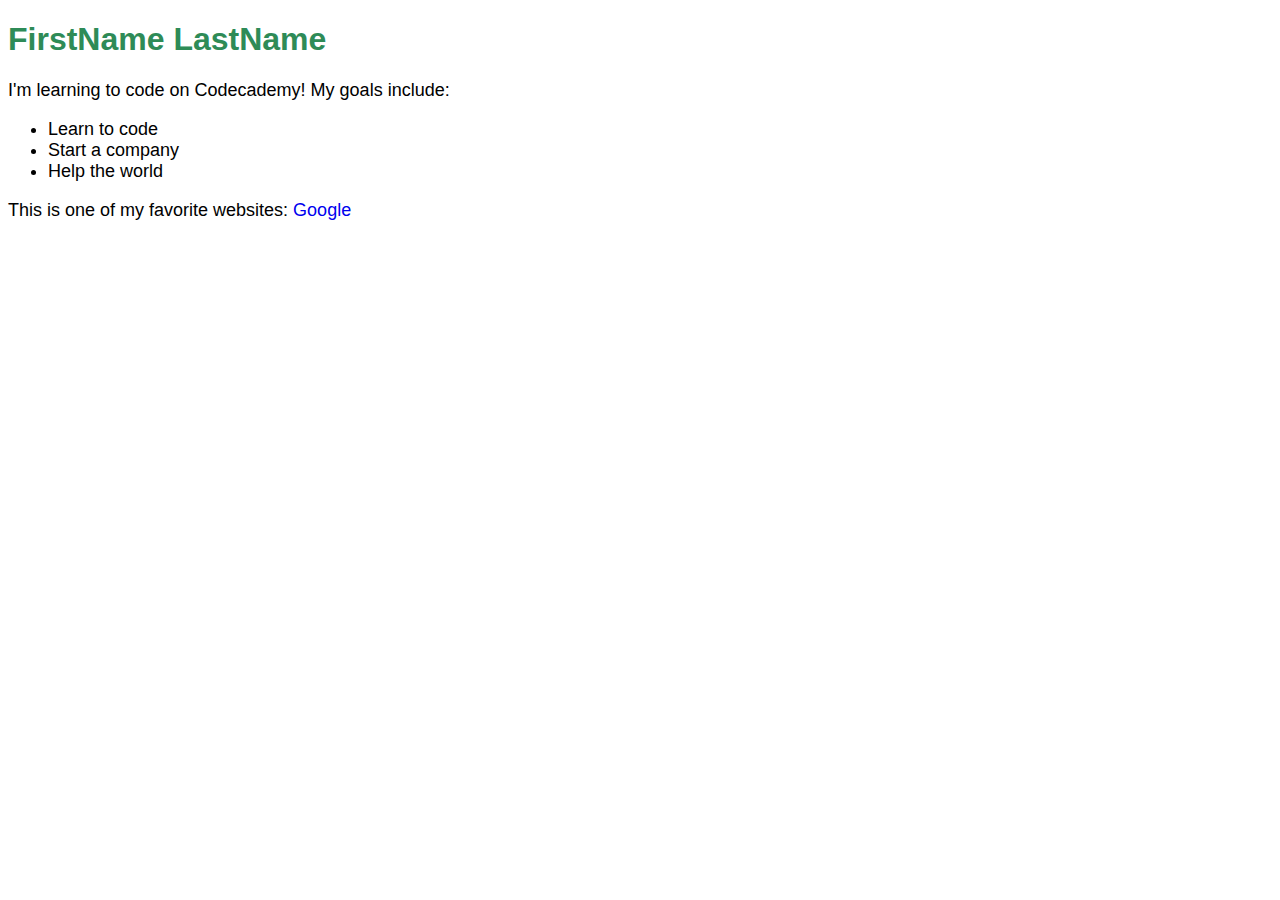
<file: DevProject/index.html>
<!DOCTYPE html>
<html lang="en" dir="ltr">
  <head>
    <meta charset="utf-8">
    <link href="./resources/css/index.css" rel="stylesheet">
    <title>Codecademy Page Structure</title>
  </head>
  <body>
      <h1>FirstName LastName</h1>

      <p>I'm learning to code on Codecademy! My goals include:</p>

      <ul>
        <li>Learn to code</li>
        <li>Start a company</li>
        <li>Help the world</li>
    </ul>

    <p>This is one of my favorite websites: <a href="https://www.google.com/" target="_blank">Google</a></p>
  </body>
</html>
</file>
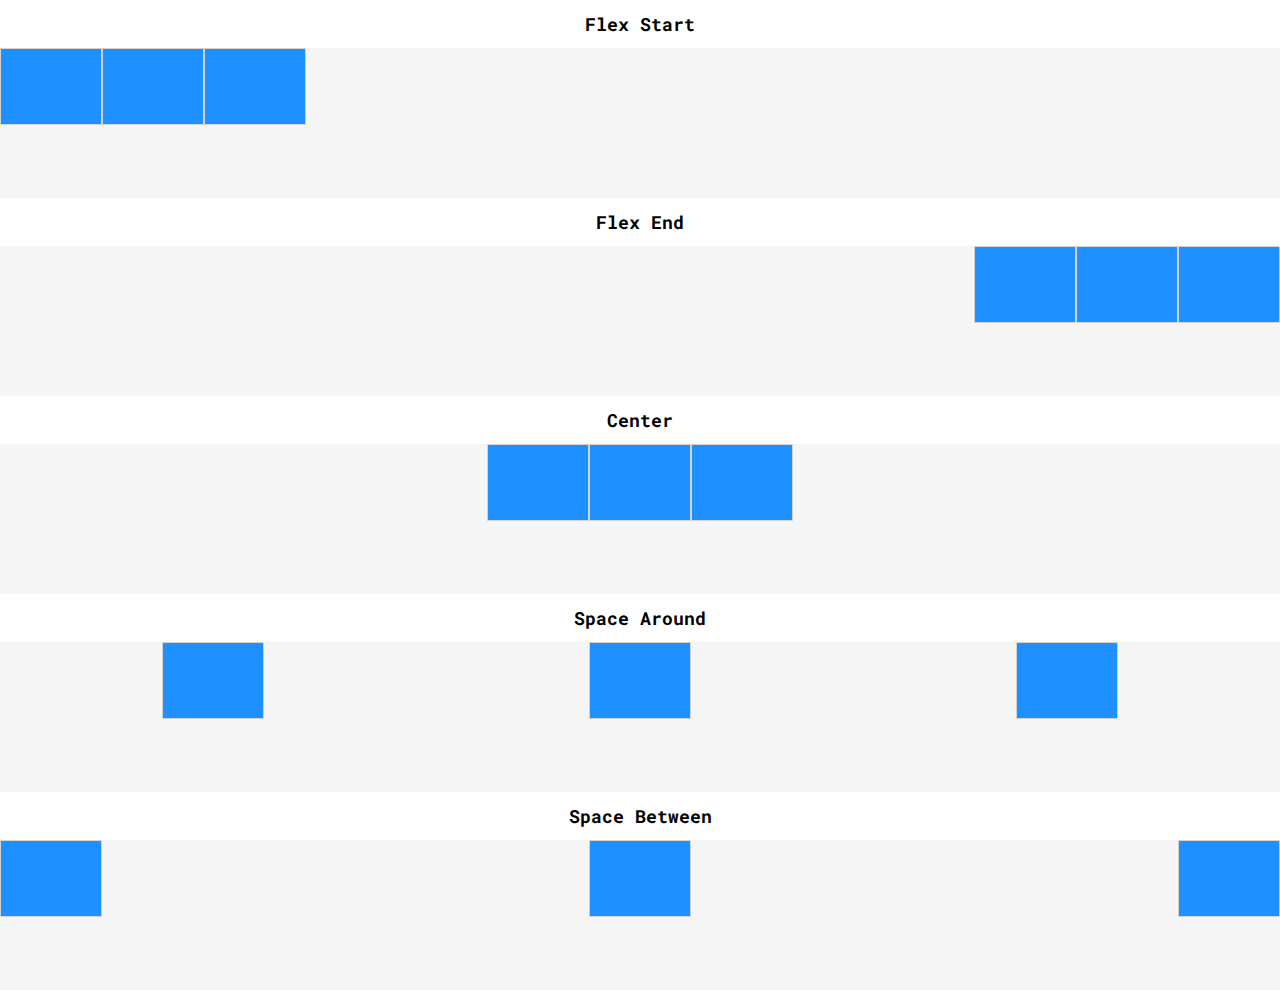
<file: Flexbox/index.html>
<!DOCTYPE html>
<html>

<head>
  <title>Flex Justify</title>
  <link href='style.css' rel='stylesheet' />
  <link href='https://fonts.googleapis.com/css?family=Roboto+Mono' rel='stylesheet'>
</head>

<body>
  <h1>Flex Start</h1>
  <div class='container' id='flexstart'>
    <div class='box'></div>
    <div class='box'></div>
    <div class='box'></div>
  </div>
  <h1>Flex End</h1>
  <div class='container' id='flexend'>
    <div class='box'></div>
    <div class='box'></div>
    <div class='box'></div>
  </div>
  <h1>Center</h1>
  <div class='container' id='center'>
    <div class='box'></div>
    <div class='box'></div>
    <div class='box'></div>
  </div>
  <h1>Space Around</h1>
  <div class='container' id='spacearound'>
    <div class='box'></div>
    <div class='box'></div>
    <div class='box'></div>
  </div>
  <h1>Space Between</h1>
  <div class='container' id='spacebetween'>
    <div class='box'></div>
    <div class='box'></div>
    <div class='box'></div>
  </div>
</body>

</html>
</file>
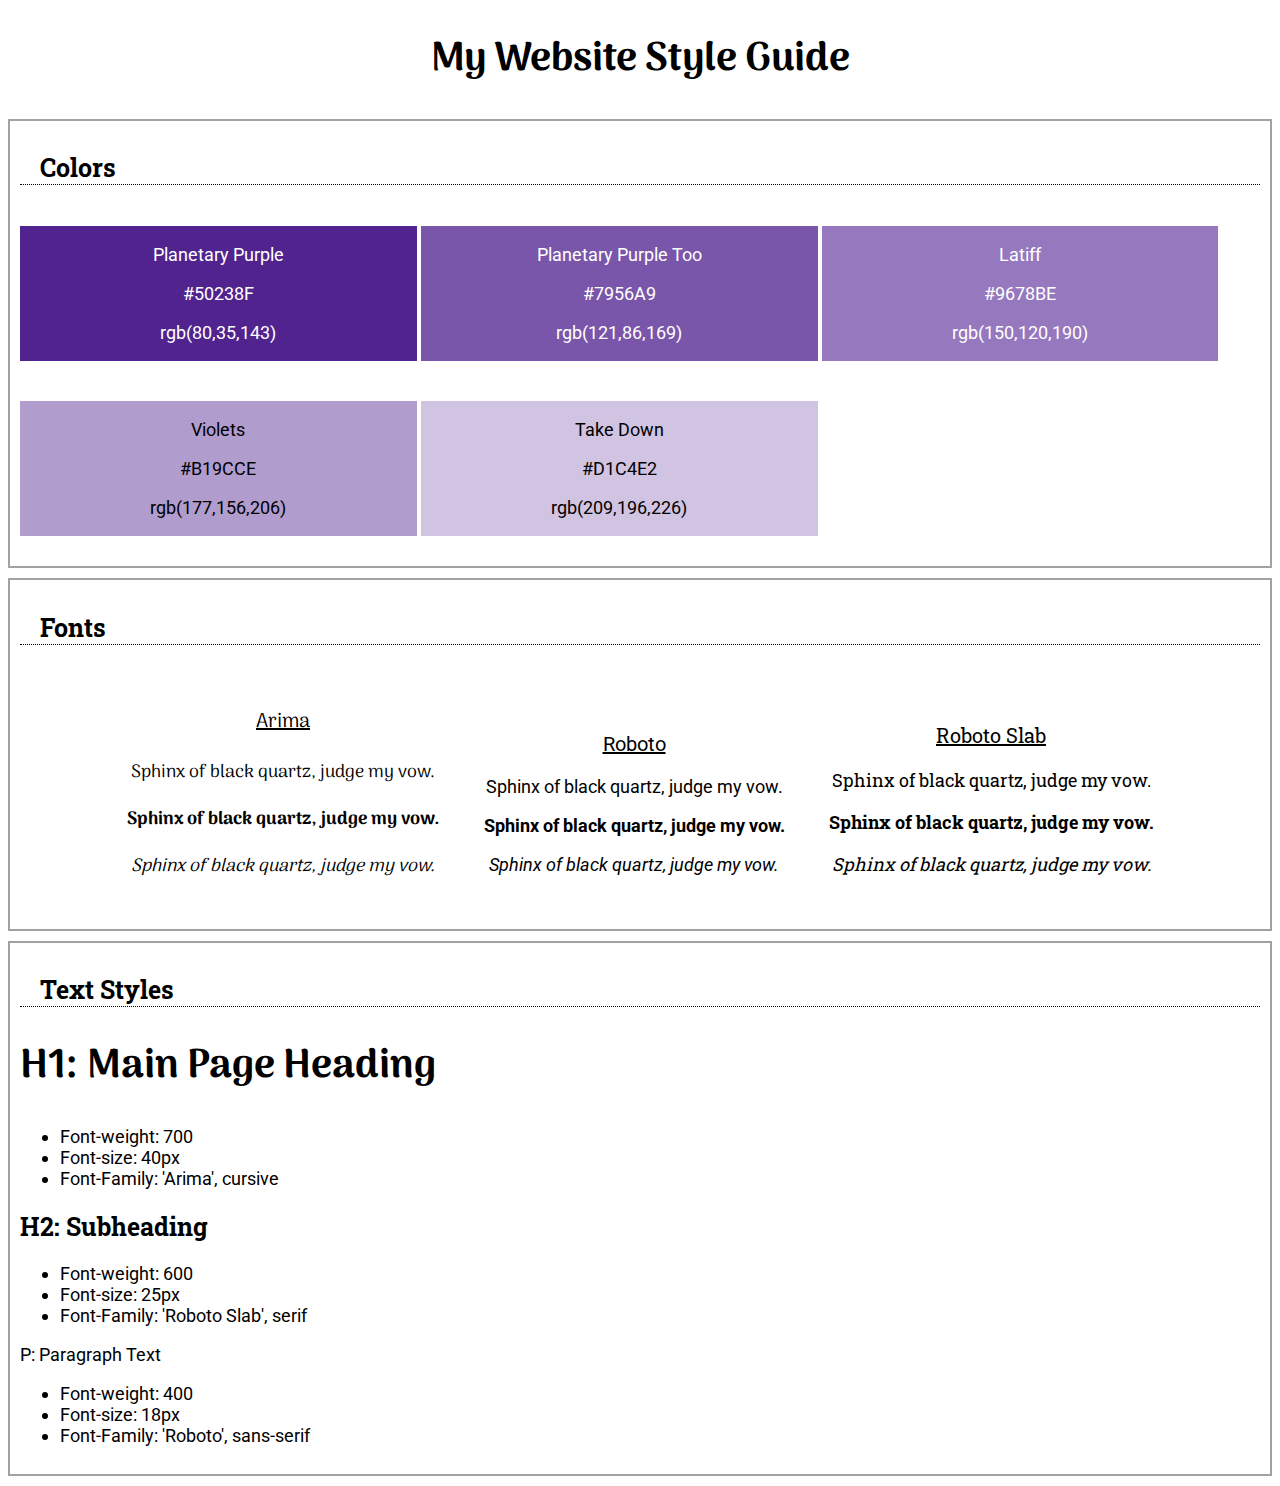
<file: style-guide/index.html>
<!DOCTYPE html>
<html lang="en" dir="ltr">
  <head>
    <meta charset="utf-8">
    <title>My Style Guide</title>
    <link href="styles.css" rel="stylesheet">
    <link rel="preconnect" href="https://fonts.googleapis.com">
    <link rel="preconnect" href="https://fonts.gstatic.com" crossorigin>
    <link href="https://fonts.googleapis.com/css2?family=Arima:wght@100;200;300;400;500;600;700&family=Roboto+Slab:wght@100;200;300;400;500;600;700;800;900&family=Roboto:ital,wght@0,100;0,300;0,400;0,500;0,700;0,900;1,100;1,300;1,400;1,500;1,700;1,900&display=swap" rel="stylesheet">
  </head>
  <body>
  <header>
    <h1> My Website Style Guide</h1>
  </header>

    <div class="container">
      <h2 class="h2title"> Colors</h2>
      <div class="color-container">
        <div class="color-panel planetary-purple">
          <p class="color-label"> Planetary Purple</p>
          <p class="color-hex">#50238F</p>
          <p class="color-rgb">rgb(80,35,143)</p>
        </div>
        <div class="color-panel planetary-purple-2">
          <p class="color-label"> Planetary Purple Too</p>
          <p class="color-hex">#7956A9</p>
          <p class="color-rgb">rgb(121,86,169)</p>
        </div>
        <div class="color-panel latiff">
          <p class="color-label"> Latiff</p>
          <p class="color-hex">#9678BE</p>
          <p class="color-rgb">rgb(150,120,190)</p>
        </div>
        <div class="color-panel violets">
          <p class="color-label"> Violets</p>
          <p class="color-hex">#B19CCE</p>
          <p class="color-rgb">rgb(177,156,206)</p>
        </div>
        <div class="color-panel take-down">
          <p class="color-label"> Take Down</p>
          <p class="color-hex">#D1C4E2</p>
          <p class="color-rgb">rgb(209,196,226)</p>
        </div>
      </div>
    </div>

    <div class="container">
      <h2 class="h2title"> Fonts</h2>
      <div class="font-container">
        <div class="font-panel">
          <p class="font-label arima">Arima</p>
          <p class="regular arima">Sphinx of black quartz, judge my vow.</p>
          <p class="bold arima"> Sphinx of black quartz, judge my vow.</p>
          <p class="italic arima">Sphinx of black quartz, judge my vow.</p>
        </div>
        <div class="font-panel">
          <p class="font-label roboto">Roboto</p>
          <p class="regular roboto">Sphinx of black quartz, judge my vow.</p>
          <p class="bold roboto"> Sphinx of black quartz, judge my vow.</p>
          <p class="italic roboto">Sphinx of black quartz, judge my vow.</p>
        </div>
        <div class="font-panel">
          <p class="font-label roboto-slab">Roboto Slab</p>
          <p class="regular roboto-slab">Sphinx of black quartz, judge my vow.</p>
          <p class="bold roboto-slab"> Sphinx of black quartz, judge my vow.</p>
          <p class="italic roboto-slab">Sphinx of black quartz, judge my vow.</p>
        </div>
      </div>
      </div>

    <div class="container">
      <h2 class="h2title"> Text Styles</h2>
    <div class="text-container">
      <div class="text-panel">
        <h1> H1: Main Page Heading</h1>
        <ul>
          <li> Font-weight: 700</li>
          <li> Font-size: 40px</li>
          <li> Font-Family: 'Arima', cursive</li>
        </ul>
    </div>
    <div class="text-panel">
      <h2> H2: Subheading</h2>
      <ul>
        <li> Font-weight: 600</li>
        <li> Font-size: 25px</li>
        <li> Font-Family: 'Roboto Slab', serif</li>
      </ul>
    </div>
    <div class="text-panel">
      <p> P: Paragraph Text</p>
        <ul>
          <li> Font-weight: 400</li>
          <li> Font-size: 18px</li>
          <li> Font-Family: 'Roboto', sans-serif</li>
        </ul>
      </div>
    </div>
  </div>
    </body>
</html>
</file>
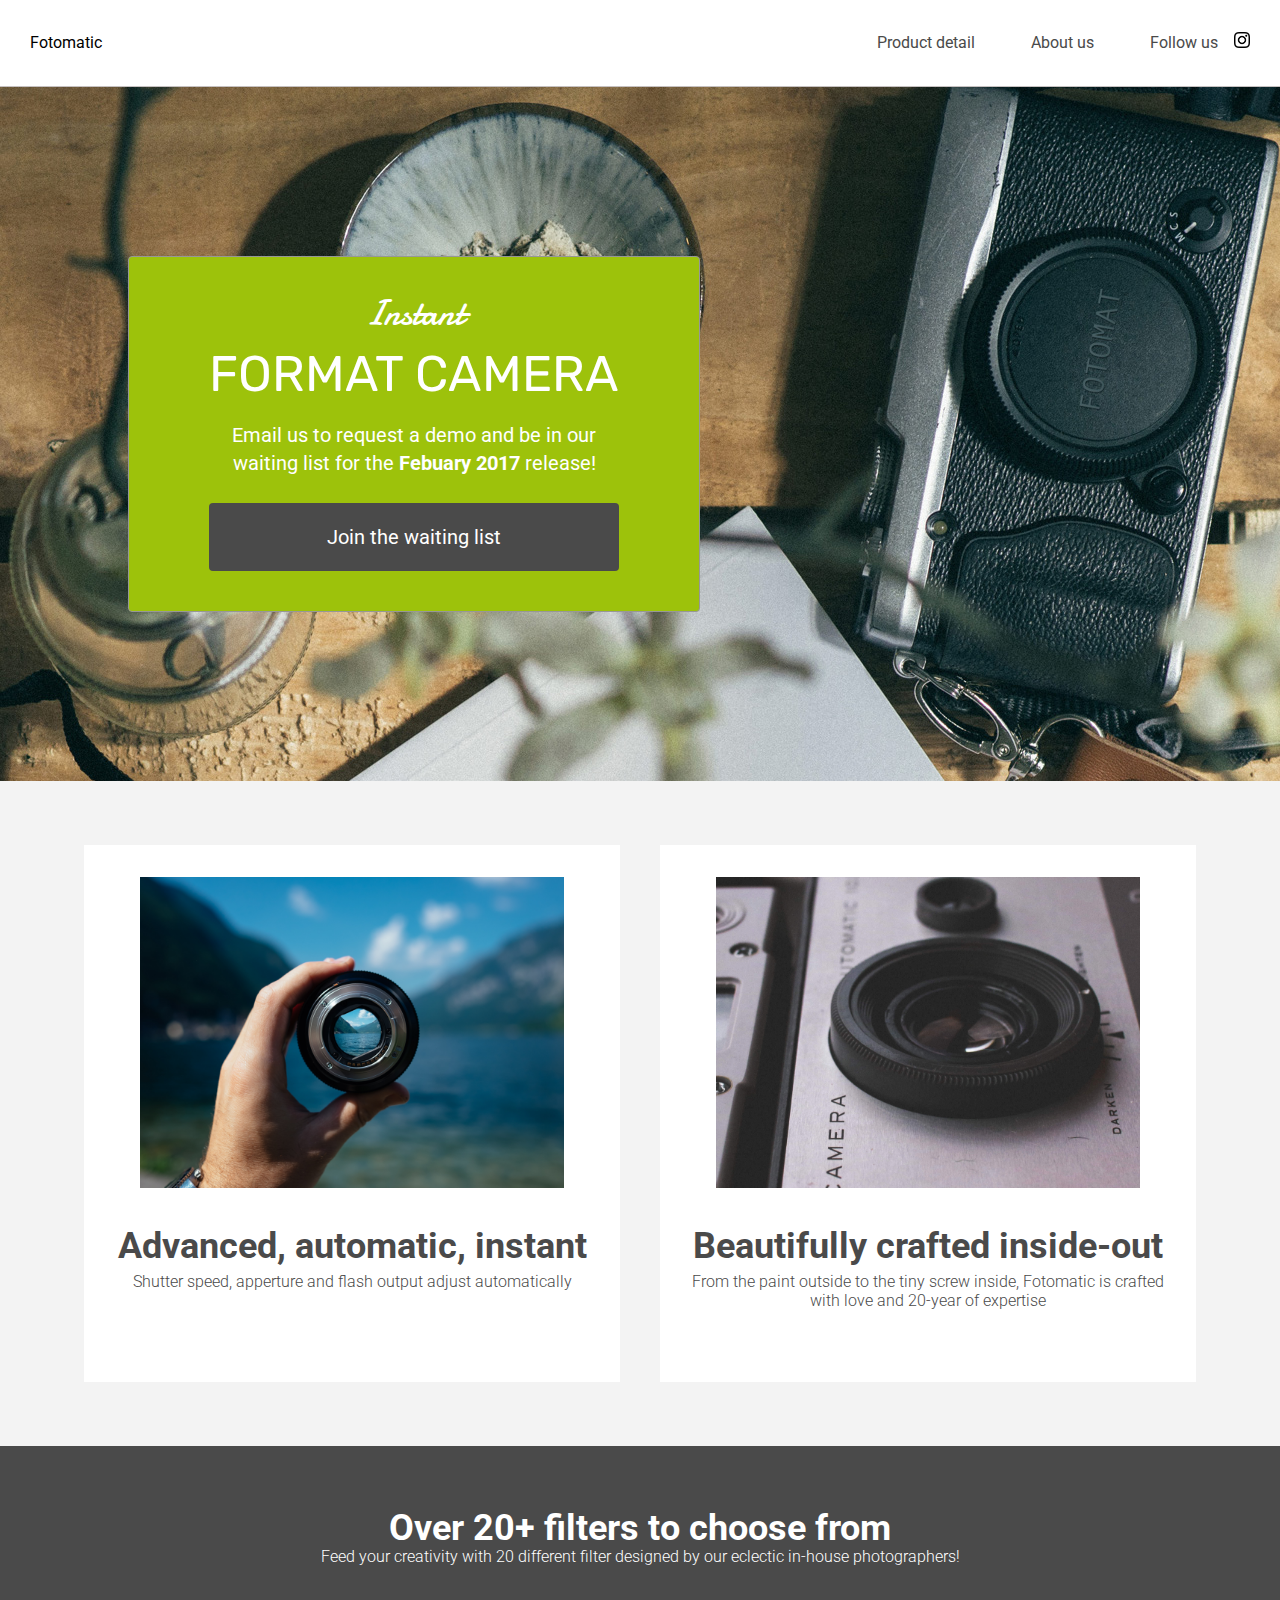
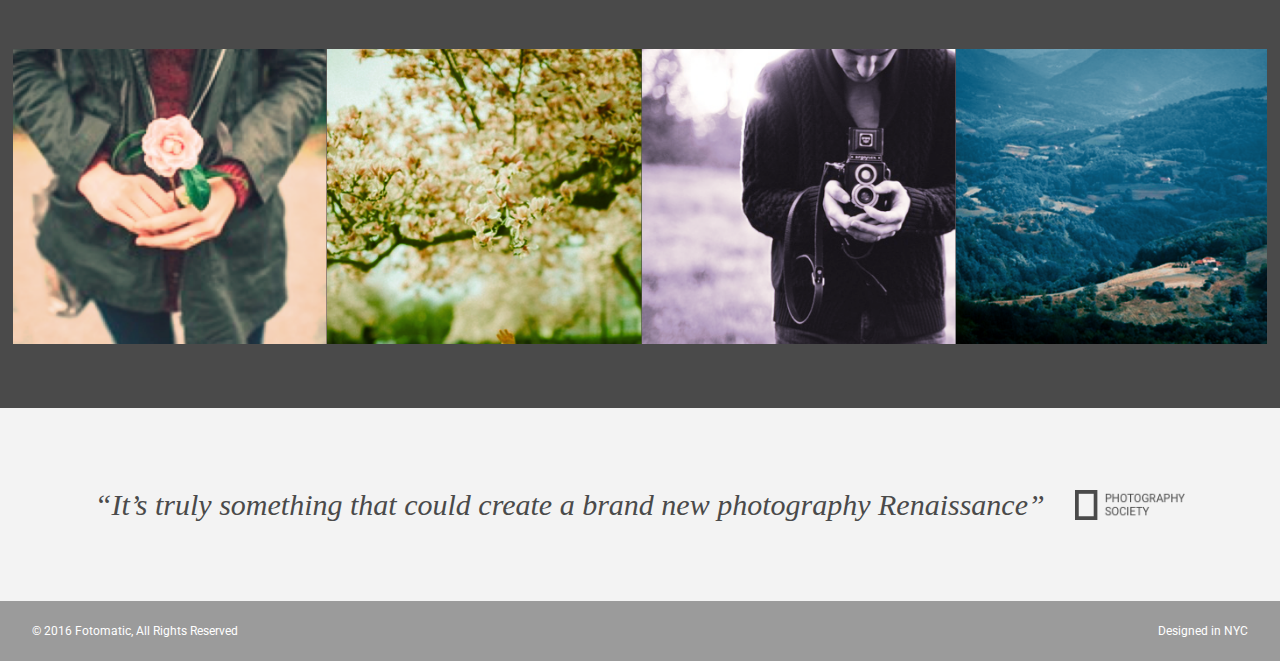
<file: F1C1/F1C1_solution/index.html>
<!DOCTYPE html>
<html>
<head>
  <link href="https://fonts.googleapis.com/css?family=Damion" rel="stylesheet">
  <link href="https://fonts.googleapis.com/css?family=Rubik" rel="stylesheet">
  <link href="https://fonts.googleapis.com/css?family=Roboto:300,400,600,700" rel="stylesheet">
  <link rel="stylesheet" href="./resources/css/reset.css">
  <link rel="stylesheet" href="./resources/css/style.css">
  <title>Fotomatic</title>
</head>
<body>
  <!-- Header -->
  <header>
    <div class="content">
      <a href="index.html" class="desktop logo">Fotomatic</a>
      <nav class="desktop">
        <ul>
          <li><a href="#">Product detail</a></li>
          <li><a href="#">About us</a></li>
          <li><a href="https://www.instagram.com/" target="_blank">Follow us <img class="icon" src="./resources/images/instagram.png"></a></li>
          <li><a href="#" class="button">Join us</a></li>
        </ul>
      </nav>
      <nav class="mobile">
        <ul>
          <li><a href="#"><img src="./resources/images/ic-logo.svg"></a></li>
          <li><a href="#"><img src="./resources/images/ic-product-detail.svg"></a></li>
          <li><a href="#"><img src="./resources/images/ic-about-us.svg"></a></li>
          <li><a href="#" class="button">Join us</a></li>
        </ul>
      </nav>
    </div>
  </header>

  <!-- Main Content -->
  <div class="main-content">

    <!-- Sign Up Section -->
    <div id="sign-up-section" class="banner">
      <div id="sign-up-cta">
        <div class="content center">
          <div class="header">
            <h2 class="cursive">Instant</h2>
            <h1 class="striking">FORMAT CAMERA</h1>
          </div>
          <div class="email">
            <span>
              Email us to request a demo and be in our waiting list for the <strong>Febuary 2017</strong> release!
            </span>
            <div class="button">Join the waiting list</div>
          </div>
        </div>
      </div>
    </div>

    <!-- Features Section -->
    <div id="features-section">
      <div class="feature">
        <div class="center">
          <div class="image-container">
            <img src="./resources/images/feature-1.png" />
          </div>
          <div class="content">
            <h2>Advanced, automatic, instant</h2>
            <h3>Shutter speed, apperture and flash output adjust automatically</h3>
          </div>
        </div>
      </div>
      <div class="feature">
        <div class="center">
          <div class="image-container">
            <img src="./resources/images/feature-2.png" />
          </div>
          <div class="content">
            <h2>Beautifully crafted inside-out</h2>
            <h3>From the paint outside to the tiny screw inside, Fotomatic is crafted with love and 20-year of expertise</h3>
          </div>
        </div>
      </div>
    </div>

    <!-- Filters Section -->
    <div id="filters-section">
      <div class="content center">
        <h2>Over 20+ filters to choose from</h2>
        <h3>Feed your creativity with 20 different filter designed by our eclectic in-house photographers!</h3>
      </div>
      <div class="images-container">
        <div class="image-container">
          <img src="./resources/images/filter-1.png" />
        </div>
        <div class="image-container">
          <img src="./resources/images/filter-2.png" />
        </div>
        <div class="image-container">
          <img src="./resources/images/filter-3.png" />
        </div>
        <div class="image-container extra">
          <img src="./resources/images/filter-4.png" />
        </div>
      </div>
    </div>

    <!-- Quotes Section -->
    <div id="quotes-section">
      <div class="content center">
        <span class="quote">“It’s truly something that could create a brand new photography Renaissance”</span>
        <img class="quote-citation" src="./resources/images/photography-logo.png" />
      </div>
    </div>

    <!-- Footer -->
    <footer>
      <div class="content">
        <span class="copyright">© 2016  Fotomatic, All Rights Reserved</span>
        <span class="location">Designed in NYC</span>
      </div>
    </footer>

  </div>
</body>
</html>
</file>
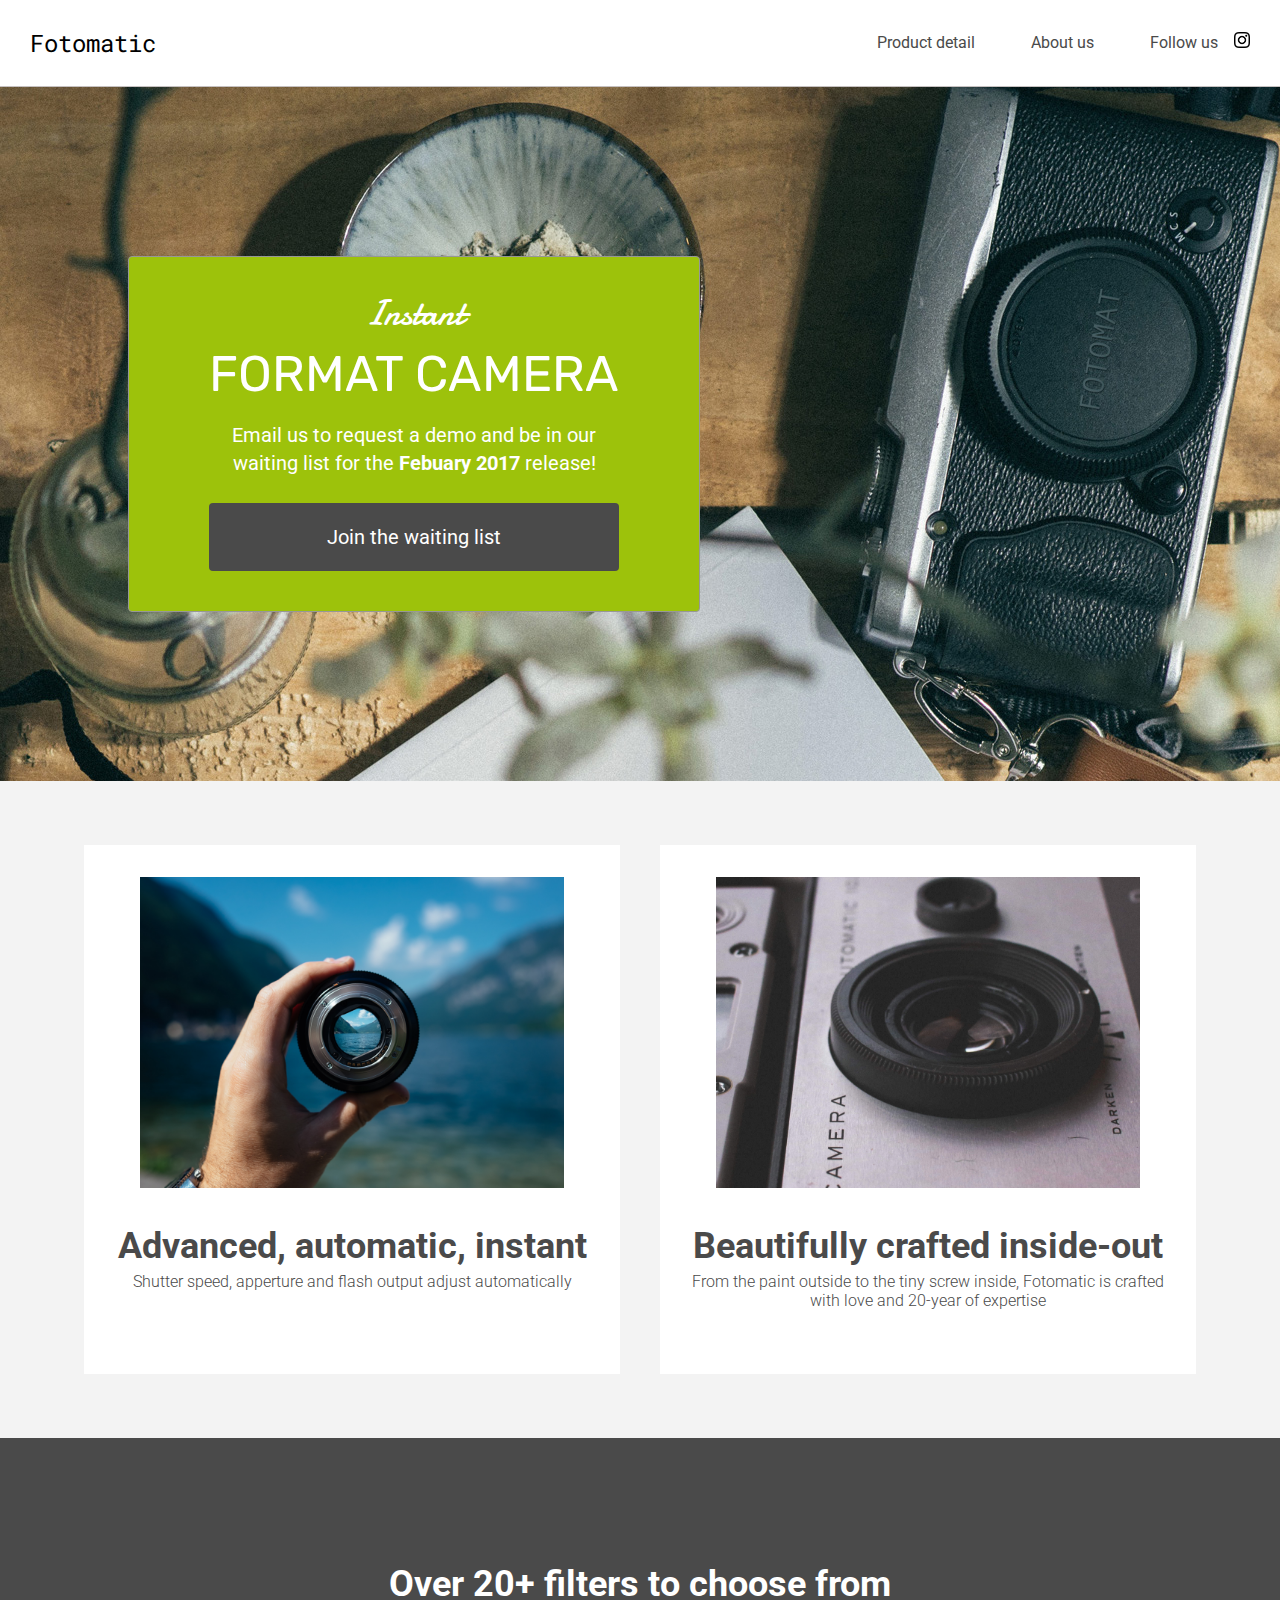
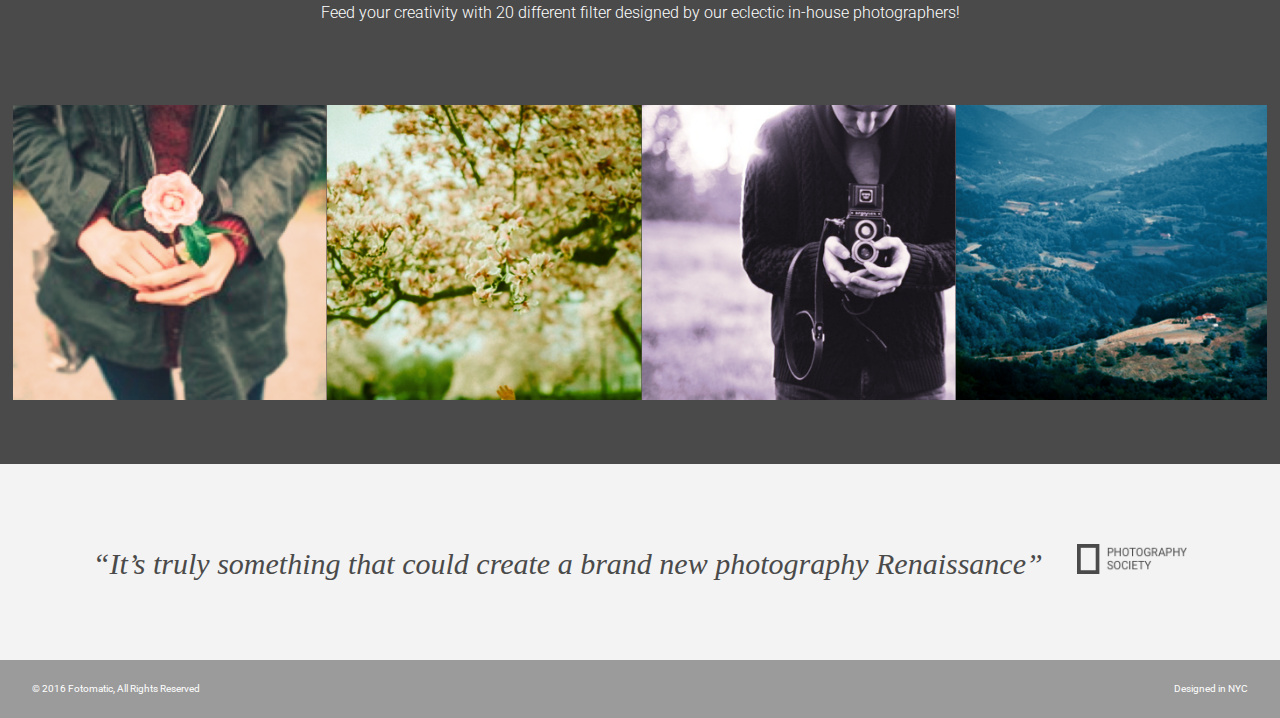
<file: F1C1/F1C1_start/index.html>
<!DOCTYPE html>
<html>
<head>
  <link href="https://fonts.googleapis.com/css?family=Damion" rel="stylesheet">
  <link href="https://fonts.googleapis.com/css?family=Rubik" rel="stylesheet">
  <link href="https://fonts.googleapis.com/css?family=Roboto:300,400,600,700" rel="stylesheet">
  <link href="https://fonts.googleapis.com/css2?family=Roboto+Mono:ital,wght@0,300;0,400;0,500;0,600;0,700;1,300;1,400;1,500;1,600;1,700&display=swap" rel="stylesheet">
  <link rel="stylesheet" href="./resources/css/reset.css">
    <link rel="stylesheet" href="./resources/css/style.css">
<meta name="viewport" content="width=device-width, initial-scale=1, minimum-scale=1">

</head>
<body>
  <!-- Header -->
  <header>
    <div class="content">
      <a href="index.html" class="desktop logo">Fotomatic</a>
      <nav class="desktop">
        <ul>
          <li><a href="#">Product detail</a></li>
          <li><a href="#">About us</a></li>
          <li><a href="https://www.instagram.com/">Follow us <img class="icon" src="./resources/images/instagram.png"></a></li>
          <li class="desk"><a href="#" class="button">Join us</a></li>
        </ul>
      </nav>
      <nav class="mobile">
        <ul>
          <li><a href="#"><img src="./resources/images/ic-logo.svg"></a></li>
          <li><a href="#"><img src="./resources/images/ic-product-detail.svg"></a></li>
          <li><a href="#"><img src="./resources/images/ic-about-us.svg"></a></li>
          <li><a href="#" class="button">Join us</a></li>
        </ul>
      </nav>
    </div>
  </header>

  <!-- Main Content -->
  <div class="main-content">

    <!-- Sign Up Section -->
    <div id="sign-up-section" class="banner">
      <div id="sign-up-cta">
        <div class="content center">
          <div class="header">
            <h2 class="cursive">Instant</h2>
            <h1 class="striking">FORMAT CAMERA</h1>
          </div>
          <div class="email">
            <span>
              Email us to request a demo and be in our waiting list for the <strong>Febuary 2017</strong> release!
            </span>
            <div class="button">Join the waiting list</div>
          </div>
        </div>
      </div>
    </div>

    <!-- Features Section -->
    <div id="features-section">
      <div class="feature">
        <div class="center">
          <div class="image-container">
            <img src="./resources/images/feature-1.png">
          </div>
          <div class="content">
            <h2>Advanced, automatic, instant</h2>
            <h3>Shutter speed, apperture and flash output adjust automatically</h3>
          </div>
        </div>
      </div>
      <div class="feature">
        <div class="center">
          <div class="image-container">
            <img src='./resources/images/feature-2.png'>
          </div>
          <div class="content">
            <h2>Beautifully crafted inside-out</h2>
            <h3>From the paint outside to the tiny screw inside, Fotomatic is crafted with love and 20-year of expertise</h3>
          </div>
        </div>
      </div>
    </div>

    <!-- Filters Section -->
    <div id="filters-section">
      <div class="content center">
        <h2>Over 20+ filters to choose from</h2>
        <h3>Feed your creativity with 20 different filter designed by our eclectic in-house photographers!</h3>
      </div>
      <div class="images-container">
        <div class="image-container">
          <img src="./resources/images/filter-1.png" />
        </div>
        <div class="image-container">
          <img src="./resources/images/filter-2.png" />
        </div>
        <div class="image-container">
          <img src="./resources/images/filter-3.png" />
        </div>
        <div class="image-container extra">
          <img src="./resources/images/filter-4.png" />
        </div>
      </div>
    </div>

    <!-- Quotes Section -->
    <div id="quotes-section">
      <div class="content center">
        <span class="quote">“It’s truly something that could create a brand new photography Renaissance”</span>
        <img class="quote-citation" src="./resources/images/photography-logo.png" />
      </div>
    </div>

    <!-- Footer -->
    <footer>
      <div class="content">
        <span class="copyright">© 2016  Fotomatic, All Rights Reserved</span>
        <span class="location">Designed in NYC</span>
      </div>
    </footer>

  </div>
</body>
</html>
</file>
<file: DevProject/resources/css/index.css>
* {
  font-family: Helvetica, Arial, sans-serif;
}


h1 {
  color: SeaGreen;
}


p,
li {
  font-size: 18px;
}


a {
  text-decoration: none;
}

a:hover {
  color:teal;
}
</file>
<file: Flexbox/style.css>
body {
  border: 0;
  margin: 0;
  font-family: 'Roboto Mono', monospace;
}

h1 {
  text-align: center;
  display: block;
  font-size: 18px;
}

.container {
  height: 150px;
  width: 100%;
  display: flex;
  background-color: whitesmoke;
}

.box {
  height: 75px;
  width: 100px;
  background-color: dodgerblue;
  border: 1px solid lightgrey;
  display: inline-block;
}

#flexstart {
justify-content: flex-start;
}

#flexend {
justify-content: flex-end;
}

#center {
justify-content: center;
}

#spacearound {
justify-content: space-around;
}

#spacebetween {
justify-content: space-between;
}
</file>
<file: style-guide/styles.css>
header h1 {
  text-align: center;
  font-family: 'Arima', cursive;
  font-size: 40px;
}

.h2title {
  font-family: 'Roboto Slab', serif;
  border-bottom: 1px dotted #000;
  padding-left: 20px;
  font-size: 25px;
}

h1 {
  font-family: 'Arima', cursive;
  font-size: 40px;
}

h2 {
  font-family: 'Roboto Slab', serif;
  font-size: 25px;
}

p, ul, li {
  font-family: 'Roboto', sans-serif;
  font-size: 18px;
}

.arima {
  font-family: 'Arima', cursive;
}

.roboto {
  font-family: 'Roboto', sans-serif;
}

.roboto-slab {
  font-family: 'Roboto Slab', serif;
}

.bold {
  font-weight: 700;
}

.italic {
  font-style: italic;
}

.container {
    border: 2px solid #a2a2a6;
    padding: 10px;
    margin: 10px auto;
}

.color-panel {
    display: inline-block;
    width: 32%;
    text-align: center;
    margin: 20px auto;
    min-height: 100px;
}

.planetary-purple {
    background-color: #50238F;
    color: #fff;
}

.planetary-purple-2 {
    background-color: #7956A9;
    color: #fff;
}

.latiff {
    background-color: #9678BE;
    color: #fff;
}

.violets {
    background-color: #B19CCE;
    color: #000;
}

.take-down {
    background-color: #D1C4E2;
    color: #000;
}


.font-container {
  text-align: center;
}

.font-panel {
  display: inline-block;
  margin: 20px;
}

.font-label {
  font-size: 20px;
  text-decoration: underline;
}
</file>
<file: F1C1/F1C1_solution/resources/css/style.css>
/* Universal Styles */

html {
  font-family: "Roboto", sans-serif;
  font-size: 16px;
}

.main-content {
  position: relative;
  top: 5.3125rem; /* To offset for fixed header. */
}

.center {
  text-align: center;
}

.button {
  border-radius: 4px;
  background-color: #4a4a4a;
  color: white;
}

.image-container {
  overflow: hidden;
}

.image-container img {
  display: block;
  max-width: 100%;
}

@media only screen and (max-width: 895px) {
  .main-content {
    top: 2.5625rem;
  }
}

/* Header */

header {
  position: fixed;
  z-index: 100;
  width: 100%;
  border-bottom: solid 1px #c6c1c1;
  background-color: white;
}

header .content {
  display: flex;
  align-items: center;
  padding: 1.875rem;
}

header .logo {
  flex: 1;
}

header nav ul {
  display: flex;
}

nav li {
  padding-left: 3.5rem;
}

nav a {
  vertical-align: bottom;
  line-height: 1.6;
  font-size: 1rem;
  color: #4a4a4a;
}

nav .button {
  padding: .1875rem .5rem;
  background-color: #9dc20b;
  line-height: 1.6;
  color: white;
}

nav li:last-child {
  display: none;
}

header .icon {
  width: 1rem;
  padding-left: .75rem;
}

header .mobile {
  display: none;
}

@media only screen and (max-width: 895px) {
  nav li:last-child {
    display: block;
  }

  header .content {
    padding: 1rem 1rem;
  }
}

@media only screen and (max-width: 600px) {
  header .desktop {
    display: none;
  }

  header .mobile {
    display: block;
    width: 100%;
  }

  header .content {
    padding: .5rem 0;
  }

  header .mobile ul {
    display: flex;
    justify-content: space-around;
    align-items: center;
    width: 100%;
  }

  header .mobile li {
    padding: 0;
  }
}

/* Sign Up Section */

#sign-up-section {
  display: flex;
  justify-content: flex-start;
  align-items: flex-start;
  height: 43.5rem;
  background-image: url('../images/banner-landingpage.jpg');
  background-position: bottom;
  background-size: cover;
  background-repeat: no-repeat;
}

#sign-up-cta {
  position: relative;
  top: 171px;
  left: 10%;
  padding: 0 5rem 2.5rem 5rem;
  border: solid 1px #979797;
  border-radius: 4px;
  background-color: #9dc20b;
}

#sign-up-cta .content {
  width: 25.625rem;
  margin-top: 2rem;
  font-family: "Roboto", sans-serif;
  font-size: 1.25rem;
  line-height: 1.4;
  color: white;
}

#sign-up-cta h1 {
  font-size: 3.125rem;
}

#sign-up-cta h2 {
  font-size: 2.25rem;
}

#sign-up-cta span strong {
  font-weight: bold;
}

#sign-up-cta .cursive {
  font-family: "Damion", cursive;
}

#sign-up-cta .striking {
  font-family: "Rubik", sans-serif;
  padding-bottom: .75rem;
}

#sign-up-cta .button {
  margin-top: 1.625rem;
  padding: 1.25rem 7.25rem;
}

@media only screen and (max-width: 895px) {
  #sign-up-section {
    align-items: center;
    justify-content: center;
    height: 28rem;
  }

  #sign-up-cta {
    position: static;
    width: auto;
    height: auto;
    background-color: transparent;
    border: none;
  }

  #sign-up-cta .content {
    margin-top: 0;
  }

  #sign-up-cta .email {
    display: none;
  }

  #sign-up-cta h1 {
    font-size: 3.125rem;
  }

  #sign-up-cta h2 {
    font-size: 2.25rem;
  }
}

@media only screen and (max-width: 600px) {
  #sign-up-section {
    height: 20rem;
  }

  #sign-up-cta h1 {
    font-size: 2.25rem;
  }

  #sign-up-cta h2 {
    font-size: 2rem;
  }
}

/* Features Section */

#features-section {
  display: flex;
  justify-content: space-between;
  padding: 4rem 5%;
  background-color: #f3f3f3;
}

.feature {
  flex: 1;
  padding: 2rem;
  margin: 0px 1.25rem;
  background-color: white;
}

.feature .image-container {
  width: 90%;
  height: 65%;
  margin: 0 auto;
}

.feature .content {
  padding: 2.5rem 0;
}

.feature h2 {
  padding-bottom: .5rem;
  font-size: 2.25rem;
  font-weight: bold;
  color: #4a4a4a;
}

.feature h3 {
  font-size: 1rem;
  line-height: 1.2;
  font-weight: 300;
  color: #4a4a4a;
}

@media only screen and (max-width: 895px) {
  #features-section {
    padding: 1rem;
  }

  .feature {
    margin: 0px .5rem;
    padding: 1rem;
  }

  .feature h2 {
    font-size: 2rem;
    line-height: 1.3;
  }

  .feature h3 {
    font-size: .875rem;
    line-height: 1.4;
  }
}

@media only screen and (max-width: 600px) {
  #features-section {
    flex-flow: column;
    padding: 0;
  }

  .feature {
    margin: 0;
    padding: 1.25rem 1rem 0 1rem;
  }

  .feature .content {
    padding: 1.25rem 0 1.875rem 0;
  }
}

/* Filters Section */

#filters-section {
  padding: 4rem 0;
  background-color: #4a4a4a;
}

#filters-section .content {
  padding: 0 .625rem;
  margin-bottom: 5rem;
}

#filters-section .content h2 {
  font-size: 2.25rem;
  font-weight: bold;
  color: white;
}

#filters-section .content h3 {
  font-size: 1rem;
  line-height: 1.4;
  font-weight: 300;
  color: white;
}

#filters-section .images-container {
  display: flex;
  max-width: 100%;
  padding: 0 1%;
}

@media only screen and (max-width: 600px) {
  #filters-section {
    padding: 1.5rem 0 0 0;
  }

  #filters-section .content {
    margin-bottom: 1rem;
  }

  #filters-section .content h2 {
    padding-bottom: .625rem;
    font-size: 1.125rem;
    line-height: 1.3;
    font-weight: normal;
  }

  #filters-section .content h3 {
    font-size: .875rem;
    line-height: 1.4;
  }

  #filters-section .images-container {
    padding: 0;
  }

  #filters-section .extra {
    display: none;
  }
}

/* Quotes Section */

#quotes-section {
  background-color: #f3f3f3;
}

#quotes-section .content {
  display: flex;
  align-items: center;
  justify-content: center;
  padding: 5rem 1.5rem;
}

#quotes-section .quote {
  padding-right: 1.875rem;
  font-family: "Palatino", serif;
  font-size: 1.875rem;
  line-height: 1.1;
  font-style: italic;
  color: #4a4a4a;
}

#quotes-section .quote-citation {
  height: 1.875rem;
}

@media only screen and (max-width: 895px) {
  #quotes-section .content {
    padding: 3rem 1.5rem;
  }
}

@media only screen and (max-width: 600px) {
  #quotes-section .content {
    flex-flow: column;
    padding: 1.875rem .625rem;
  }

  #quotes-section .quote {
    font-size: 1.5rem;
    line-height: 1.4;
  }

  #quotes-section .quote-citation {
    display: block;
    padding-top: 1rem;
    margin: auto;
  }
}

/* Footer */

footer {
  background-color: #9b9b9b;
  padding: 1.5rem 2rem;
}

footer .content {
  color: white;
  display: flex;
  font-size: .75rem;
}

footer .copyright {
  flex-grow: 1;
}

@media only screen and (max-width: 600px) {
  footer .content {
    font-size: .625rem;
  }
}
</file>
<file: F1C1/F1C1_start/resources/css/style.css>
/* Universal Styles */

html {
  font-family: "Roboto", sans-serif;
  font-size: 16px;
}

.main-content {
  position: relative;
  top: 5.3125rem; /* To offset for fixed header. */
}

.center {
  text-align: center;
}

.button {
  border-radius: 4px;
  background-color: #4a4a4a;
  color: white;
}

.image-container {
  overflow: hidden;
}

.image-container img {
  display: block;
  max-width: 100%;
}

@media only screen and (max-width: 790px) {
  .main-content {
    top: 2.5625rem;
  }
}

/* Header */

header {
  position: fixed;
  z-index: 100;
  width: 100%;
  border-bottom: solid 1px #c6c1c1;
  background-color: white;
}

header .content {
  display: flex;
  align-items: center;
  padding: 1.875rem;
}

header .logo {
  flex: 1;
  font-size: 1.5rem;
  font-family: "Roboto Mono";
}

header nav ul {
  display: flex;
}

nav li {
  padding-left: 3.5rem;
}

nav a {
  vertical-align: bottom;
  line-height: 1.6;
  font-size: 1rem;
  color: #4a4a4a;
}

header .icon {
  width: 1rem;
  padding-left: .75rem;
}

.desk {
  display: none;
}

header .mobile {
  display: none;
}

/* @media only screen and (max-width: 790px) {
  header .desktop {
    display: none;
  }

  header .mobile {
    display: block;
    width: 100%;
  }

  header .content {
    padding: .5rem 0;
  }

  header .mobile ul {
    display: flex;
    justify-content: space-around;
    align-items: center;
    width: 100%;
  }

  header .mobile li {
    padding: 0;
  }

  header .mobile .button {
    padding: .1875rem .5rem;
    background-color: #9dc20b;
    line-height: 1.6;
    color: white;
  }
} */

@media only screen and (max-width: 790px) {

.desk {
  display: inline-block;
}

.button {
  padding: .1875rem .5rem;
  background-color: #9dc20b !important;
  line-height: 1.6;
  color: white;
}

nav li {
  padding-left: 0.75rem;
}
}

/* Sign Up Section */

#sign-up-section {
  display: flex;
justify-content: flex-start;
align-items: flex-start;
height: 43.5rem;
background-image: url(../images/banner-landingpage.jpg);
background-position: bottom;
background-size: cover;
background-repeat: no-repeat;
/* padding-top: 33.125rem;
width: 159rem; */
}

#sign-up-cta {
  padding: 0 5rem 2.5rem 5rem;
  border: solid 1px #979797;
  border-radius: 4px;
  background-color: #9dc20b;
  margin-left: 10%;
  margin-top: 10.6875rem;
}

#sign-up-cta .content {
  width: 25.625rem;
  margin-top: 2rem;
  font-family: "Roboto", sans-serif;
  font-size: 1.25rem;
  line-height: 1.4;
  color: white;
}

#sign-up-cta h1 {
  font-size: 3.125rem;
}

#sign-up-cta h2 {
  font-size: 2.25rem;
}

#sign-up-cta span strong {
  font-weight: bold;
}

#sign-up-cta .cursive {
  font-family: "Damion", cursive;
}

#sign-up-cta .striking {
  font-family: "Rubik", sans-serif;
  padding-bottom: .75rem;
}

#sign-up-cta .button {
  margin-top: 1.625rem;
  padding: 1.25rem 7.25rem;
  font-size: 1.25rem;
}

.email span {
  font-size: 1.25rem;
  line-height: 1.4;
}

@media only screen and (max-width: 790px) {
  #sign-up-section {
    display: flex;
    align-content: center;
    justify-content: center;
    height: 28rem;
  }

  #sign-up-cta {
    position: static;
    width: auto;
    height: auto;
    background-color: transparent;
    border: none;
    margin-left: 0;
  }

  #sign-up-cta .content {
    margin-top: 0;
  }

  #sign-up-cta .email {
    display: none;
  }

  #sign-up-cta h1 {
    font-size: 3.125rem;
  }

  #sign-up-cta h2 {
    font-size: 2.25rem;
  }
}

@media only screen and (max-width: 500px) {
  nav li {
    padding: 2.15rem;
  }

  header .mobile {
    display: flex;
    height: 3rem;
    align-items: center;
  }

  header .desktop {
    display: none;
  }

  #sign-up-section {
    height: 20rem;
  }

  #sign-up-cta h1 {
    font-size: 2.25rem;
  }

  #sign-up-cta h2 {
    font-size: 2rem;
  }

  #features-section {
    flex-flow: column !important;
  }

  .feature:first-child {
    background-color: #D3D3D3;
}

.feature h2 {
  padding-bottom: .5rem;
  font-size: 2.25rem;
  font-weight: bold;
  color: #4a4a4a;
  margin-top: 2.5rem;
  text-align: center !important;
}

.feature h3 {
  font-size: 1rem;
  line-height: 1.2;
  font-weight: 300;
  color: #4a4a4a;
  margin-bottom: 2rem;
  text-align: center !important;
}

#filters-section {
  padding: 1.5rem .5rem 0 .5rem !important;
}

#filters-section .content h2 {
  font-size: 1.5rem !important;
}

#filters-section .content h3 {
    font-size: 1rem !important;
    line-height: 1.4;
  }

#quotes-section .content  {
  margin-bottom: 0 !important;
  text-align: center;
}

  #quotes-section .quote {
      font-size: 1.5rem !important;
      line-height: 1.4 !important;
      /* float: none !important; */
      width: 100% !important;
      text-align: center;
    }

    #quotes-section .quote-citation {
        display: block;
        padding-top: 1.75rem !important;
        margin: 0 auto !important;
        float: none !important;
        height: 3.5rem;
        width: auto;
    }

}

/* Features Section */

#features-section {
  display: flex;
  justify-content: space-between;
  padding: 4rem 5%;
  background-color: #f3f3f3;
}

.feature {
  flex: 1;
  padding: 2rem;
  margin: 0px 1.25rem;
  background-color: white;
}

.feature .image-container {
  width: 90%;
  height: 65%;
  margin: 0 auto;
}

.feature h2 {
  padding-bottom: .5rem;
  font-size: 2.25rem;
  font-weight: bold;
  color: #4a4a4a;
  margin-top: 2.5rem;
}

.feature h3 {
  font-size: 1rem;
  line-height: 1.2;
  font-weight: 300;
  color: #4a4a4a;
  margin-bottom: 2rem;
}

/* .feature .content {
  height: 11.6875rem;
} */

@media only screen and (max-width: 890px) {
  .feature h2 {
    font-size: 1.125rem;
    line-height: 1.3;
    font-weight: normal;
  }

  .feature h3 {
    font-size: .875rem;
    line-height: 1.4;
  }
}

@media only screen and (max-width: 790px) {
  #features-section {
    flex-flow: row;
    padding: 0;
  }

  .feature {
    margin: 0;
    padding: 2.25rem 1rem 0 1rem;
  }

  .feature h2 {
    text-align: left;
  }

  .feature h3 {
    text-align: left;
  }

  .feature .content {
    padding: 0 1.25rem;
  }
}

/* Filters Section */

#filters-section {
  padding: 4rem 0;
  background-color: #4a4a4a;
}

#filters-section .content {
  padding: 0 .625rem;
  margin-bottom: 5rem;
  margin-top: 4rem;
}

#filters-section .content h2 {
  font-size: 2.25rem;
  font-weight: bold;
  color: white;
}

#filters-section .content h3 {
  font-size: 1rem;
  line-height: 1.4;
  font-weight: 300;
  color: white;
}

#filters-section .images-container {
  max-width: 100%;
  padding: 0 1%;
  display: flex;
  justify-content: center;
}

@media only screen and (max-width: 790px) {
  #filters-section {
    padding: 1.5rem 0 0 0;
  }

  #filters-section .content {
    margin-bottom: 2rem;
    margin-top: 1rem;
  }

  #filters-section .content h2 {
    padding-bottom: .625rem;
    font-size: 2.125rem;
    line-height: 1.3;
    font-weight: normal;
  }

  #filters-section .content h3 {
    font-size: .875rem;
    line-height: 1.4;
  }

  #filters-section .images-container {
    padding: 0;
  }

  #filters-section .extra {
    display: none;
  }
}

/* Quotes Section */

#quotes-section {
  background-color: #f3f3f3;
}

#quotes-section .content {
  padding: 5rem 0;
}

#quotes-section .quote {
  padding-right: 1.875rem;
  font-family: "Palatino", serif;
  font-size: 1.875rem;
  line-height: 1.1;
  font-style: italic;
  color: #4a4a4a;
}

#quotes-section .quote-citation {
  height: 1.875rem;
}

@media only screen and (max-width: 790px) {
  #quotes-section .content {
    padding: 2.875rem;
    text-align: left;
    margin-bottom: 3.5rem;
  }

  #quotes-section .quote {
    font-size: 1.5rem;
    line-height: 1.4;
    float: left;
    width: 75%;
  }

  #quotes-section .quote-citation {
    display: block;
    padding-top: 1rem;
    margin: auto;
    float: right;
  }
}

/* Footer */

footer {
  background-color: #9b9b9b;
  padding: 1.5rem 2rem;
}

footer .content {
  color: white;
  display: flex;
  font-size: .75rem;
}

footer .copyright {
  flex-grow: 1;
}

@media only screen and (min-width: 790px) {
  footer .content {
    font-size: .625rem;
  }
}
</file>
